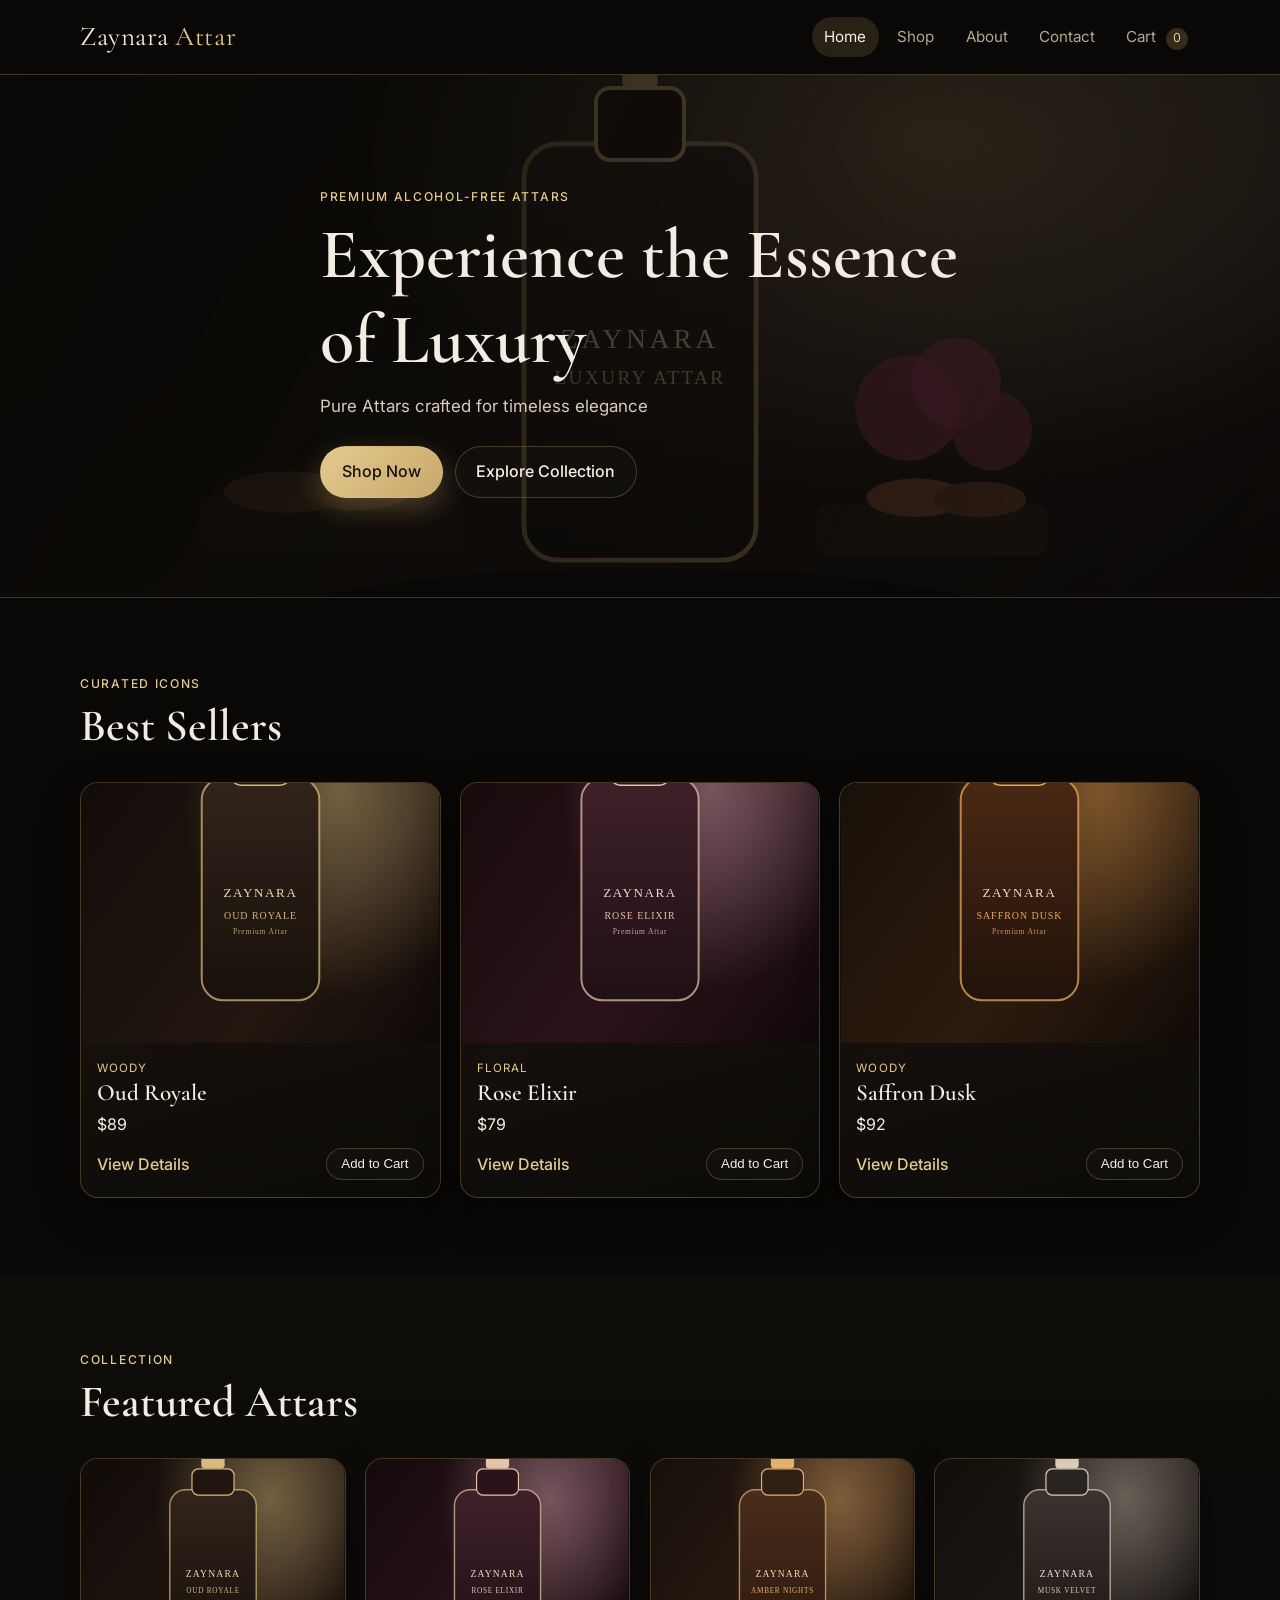
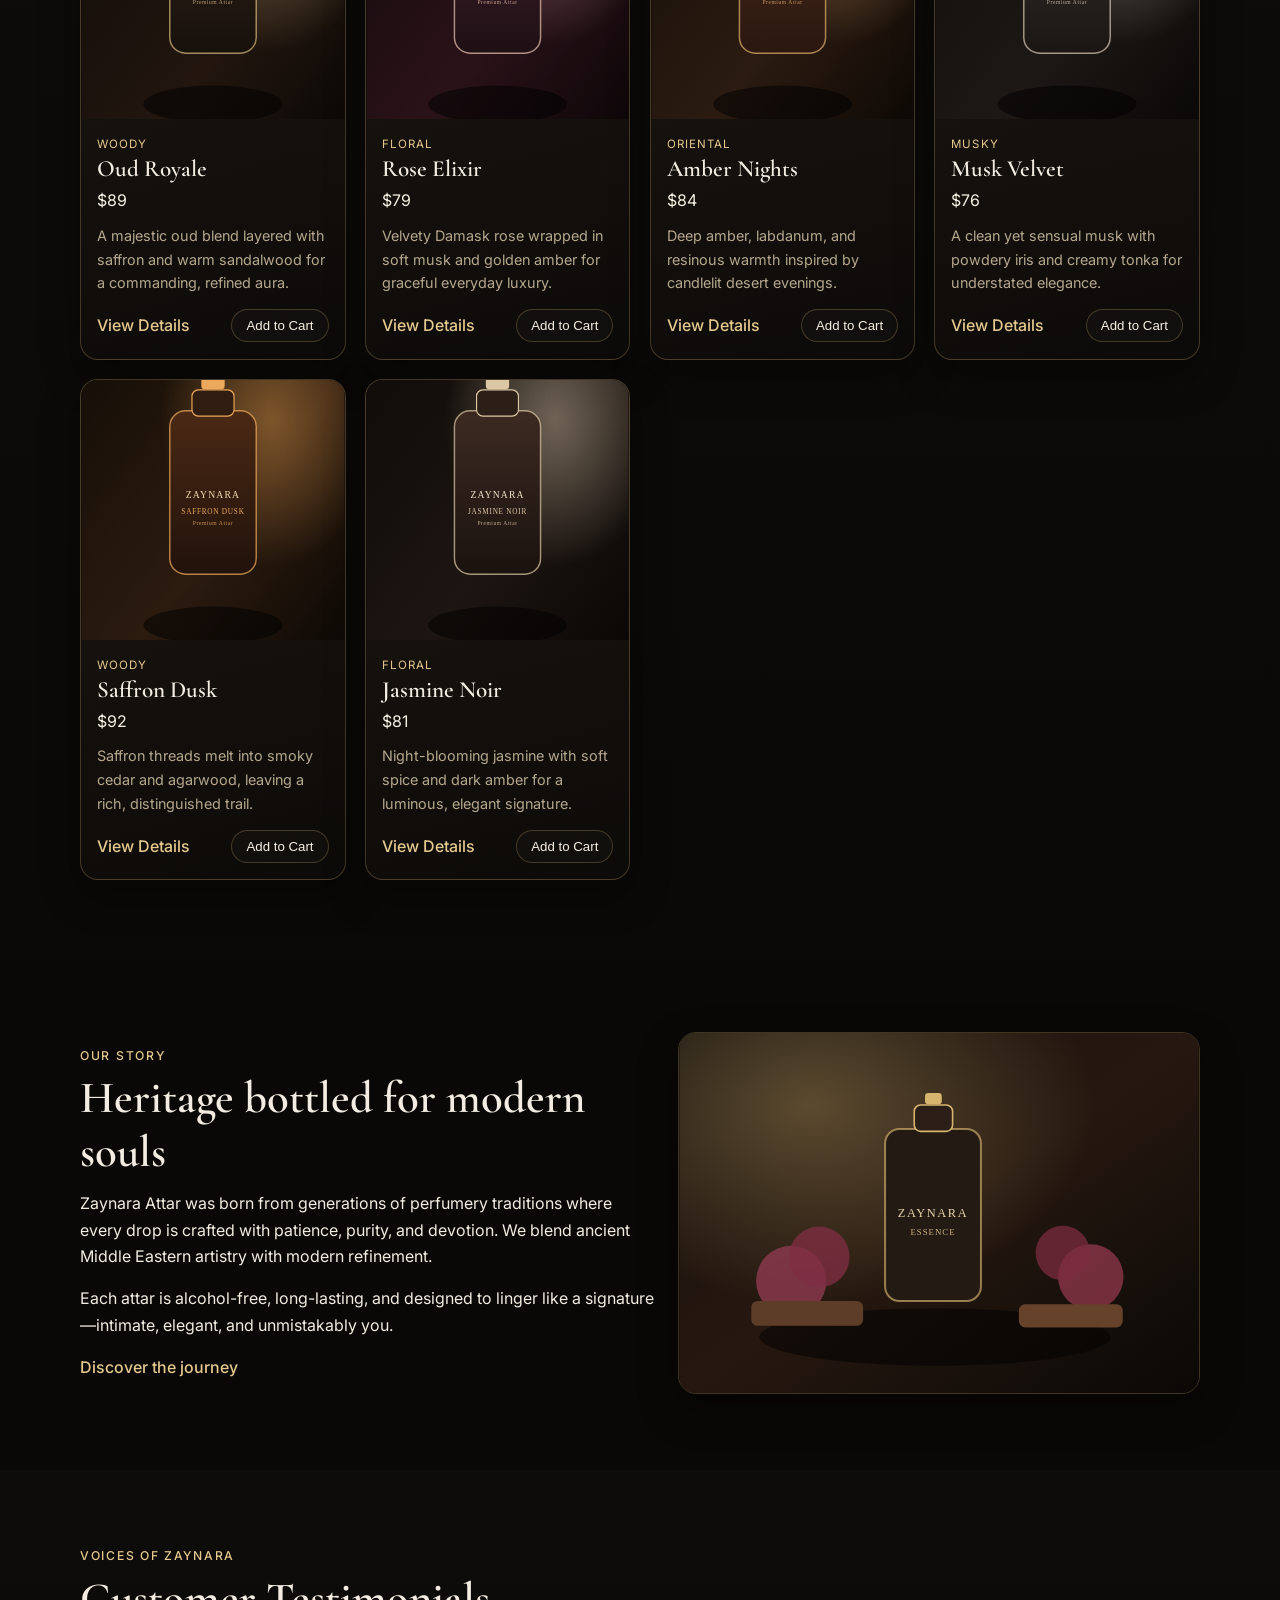
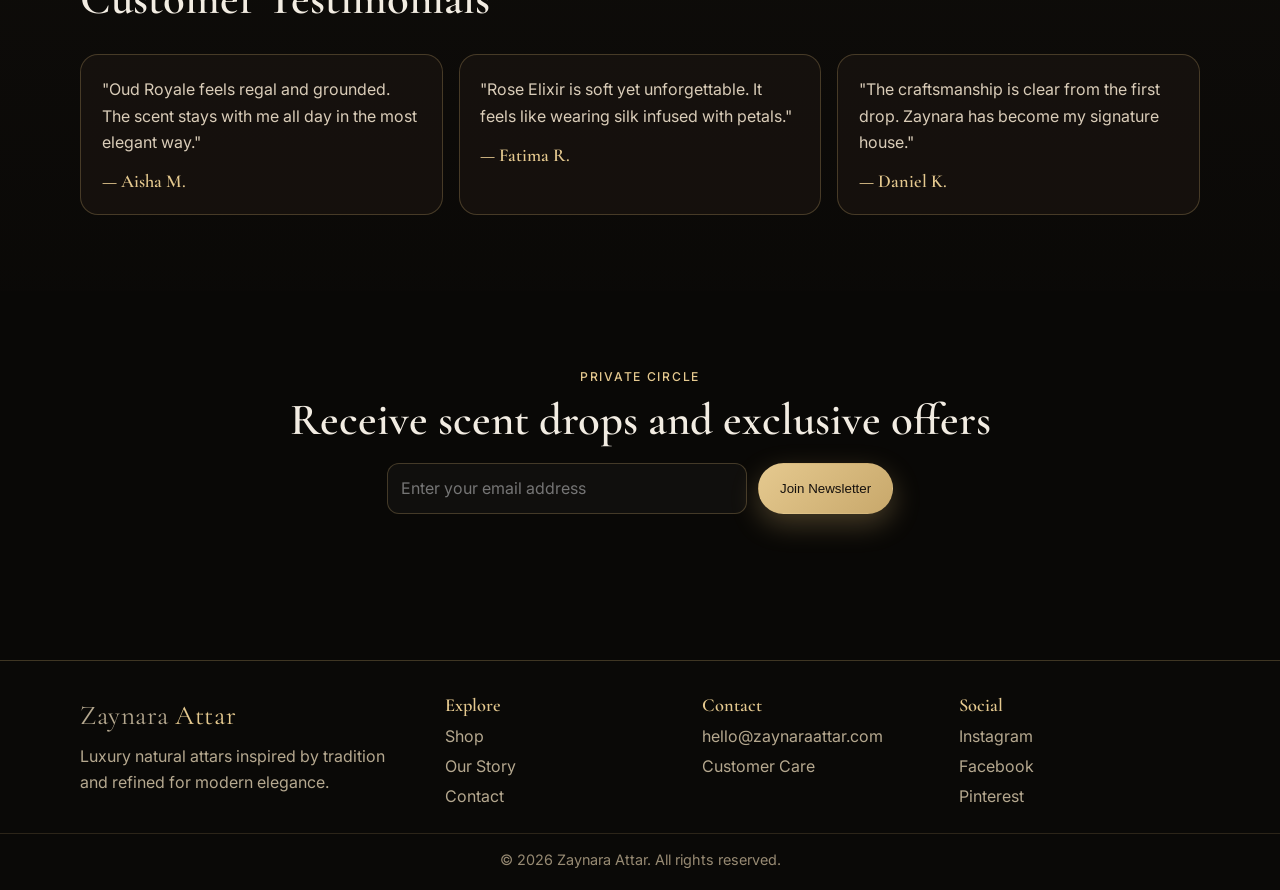
<file: index.html>
<!DOCTYPE html>
<html lang="en">
<head>
  <meta charset="UTF-8">
  <meta name="viewport" content="width=device-width, initial-scale=1.0">
  <title>Zaynara Attar | Luxury Perfume Oils</title>
  <link rel="preconnect" href="https://fonts.googleapis.com">
  <link rel="preconnect" href="https://fonts.gstatic.com" crossorigin>
  <link href="https://fonts.googleapis.com/css2?family=Cormorant+Garamond:wght@400;500;600;700&family=Inter:wght@300;400;500;600&display=swap" rel="stylesheet">
  <link rel="stylesheet" href="styles.css">
</head>
<body data-page="home">
  <header class="site-header">
    <div class="container nav-wrap">
      <a href="index.html" class="brand">Zaynara <span>Attar</span></a>
      <button class="nav-toggle" type="button" aria-label="Toggle navigation" aria-expanded="false" aria-controls="mainNav">☰</button>
      <nav class="main-nav" id="mainNav">
        <a href="index.html" data-page-link="home">Home</a>
        <a href="shop.html" data-page-link="shop">Shop</a>
        <a href="about.html" data-page-link="about">About</a>
        <a href="contact.html" data-page-link="contact">Contact</a>
        <a href="cart.html" data-page-link="cart">Cart <span class="cart-count">0</span></a>
      </nav>
    </div>
  </header>

  <main>
    <section class="hero reveal" id="top">
      <div class="container hero-content">
        <p class="eyebrow">Premium Alcohol-Free Attars</p>
        <h1>Experience the Essence of Luxury</h1>
        <p class="hero-subtext">Pure Attars crafted for timeless elegance</p>
        <div class="hero-actions">
          <a class="btn btn-primary" href="shop.html">Shop Now</a>
          <a class="btn btn-secondary" href="#featured">Explore Collection</a>
        </div>
      </div>
    </section>

    <section class="section reveal" id="best-sellers">
      <div class="container">
        <div class="section-head">
          <p class="eyebrow">Curated Icons</p>
          <h2 class="section-title">Best Sellers</h2>
        </div>
        <div id="bestSellersGrid" class="product-grid"></div>
      </div>
    </section>

    <section class="section alt reveal" id="featured">
      <div class="container">
        <div class="section-head">
          <p class="eyebrow">Collection</p>
          <h2 class="section-title">Featured Attars</h2>
        </div>
        <div id="featuredGrid" class="product-grid"></div>
      </div>
    </section>

    <section class="section reveal">
      <div class="container split-layout">
        <div>
          <p class="eyebrow">Our Story</p>
          <h2 class="section-title">Heritage bottled for modern souls</h2>
          <p>
            Zaynara Attar was born from generations of perfumery traditions where every drop is crafted with
            patience, purity, and devotion. We blend ancient Middle Eastern artistry with modern refinement.
          </p>
          <p>
            Each attar is alcohol-free, long-lasting, and designed to linger like a signature—intimate, elegant,
            and unmistakably you.
          </p>
          <a class="text-link" href="about.html">Discover the journey</a>
        </div>
        <div class="image-card">
          <img src="heritage-scene.svg" alt="Luxury attar ingredients in a moody composition">
        </div>
      </div>
    </section>

    <section class="section alt reveal">
      <div class="container">
        <div class="section-head">
          <p class="eyebrow">Voices of Zaynara</p>
          <h2 class="section-title">Customer Testimonials</h2>
        </div>
        <div class="testimonial-grid">
          <article class="testimonial-card">
            <p>"Oud Royale feels regal and grounded. The scent stays with me all day in the most elegant way."</p>
            <h3>— Aisha M.</h3>
          </article>
          <article class="testimonial-card">
            <p>"Rose Elixir is soft yet unforgettable. It feels like wearing silk infused with petals."</p>
            <h3>— Fatima R.</h3>
          </article>
          <article class="testimonial-card">
            <p>"The craftsmanship is clear from the first drop. Zaynara has become my signature house."</p>
            <h3>— Daniel K.</h3>
          </article>
        </div>
      </div>
    </section>

    <section class="section reveal">
      <div class="container newsletter-wrap">
        <p class="eyebrow">Private Circle</p>
        <h2 class="section-title">Receive scent drops and exclusive offers</h2>
        <form id="newsletterForm" class="newsletter-form">
          <input type="email" name="email" placeholder="Enter your email address" required>
          <button type="submit" class="btn btn-primary">Join Newsletter</button>
        </form>
        <p class="form-feedback" id="newsletterFeedback" aria-live="polite"></p>
      </div>
    </section>
  </main>

  <footer class="site-footer">
    <div class="container footer-grid">
      <div>
        <a href="index.html" class="brand footer-brand">Zaynara <span>Attar</span></a>
        <p class="footer-copy">Luxury natural attars inspired by tradition and refined for modern elegance.</p>
      </div>
      <div>
        <h3>Explore</h3>
        <a href="shop.html">Shop</a>
        <a href="about.html">Our Story</a>
        <a href="contact.html">Contact</a>
      </div>
      <div>
        <h3>Contact</h3>
        <a href="mailto:hello@zaynaraattar.com">hello@zaynaraattar.com</a>
        <a href="contact.html">Customer Care</a>
      </div>
      <div>
        <h3>Social</h3>
        <a href="#" aria-label="Instagram">Instagram</a>
        <a href="#" aria-label="Facebook">Facebook</a>
        <a href="#" aria-label="Pinterest">Pinterest</a>
      </div>
    </div>
    <p class="copyright">© <span id="year"></span> Zaynara Attar. All rights reserved.</p>
  </footer>

  <script src="products.js"></script>
  <script src="main.js"></script>
</body>
</html>
</file>
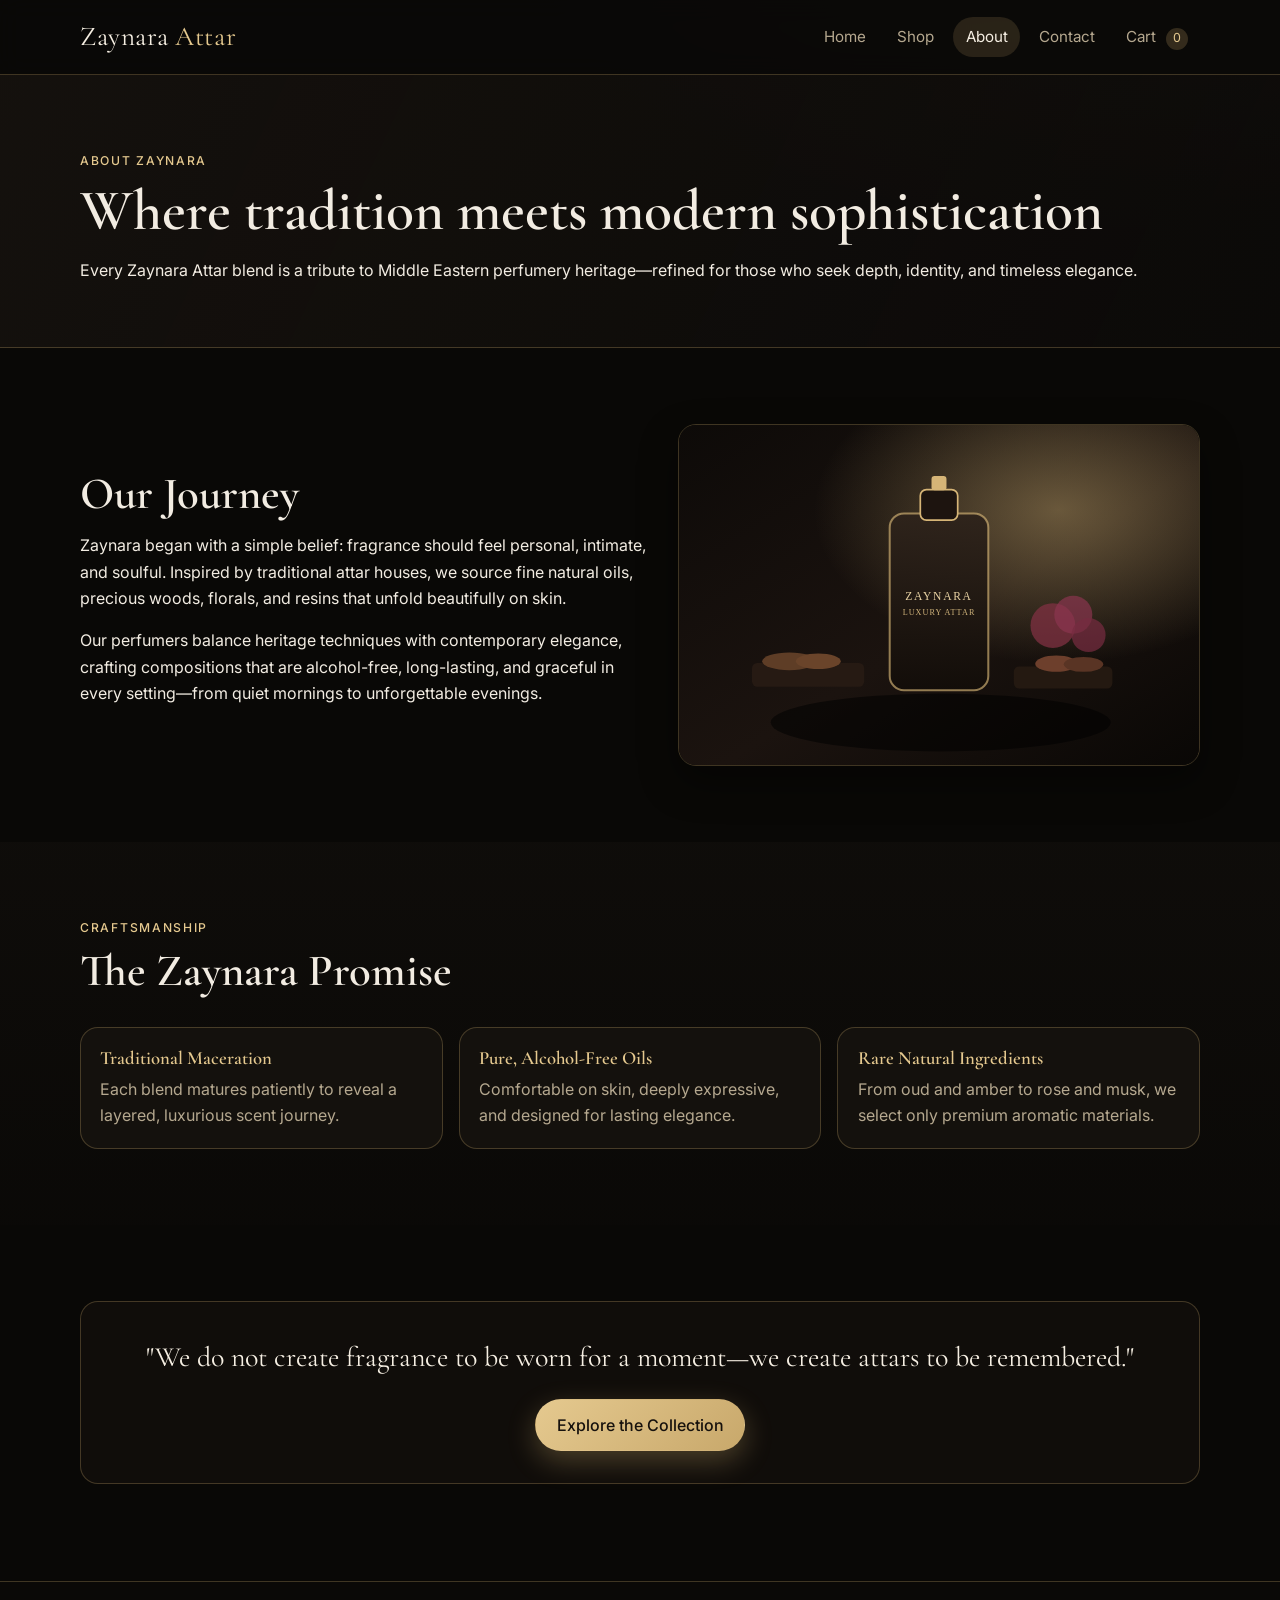
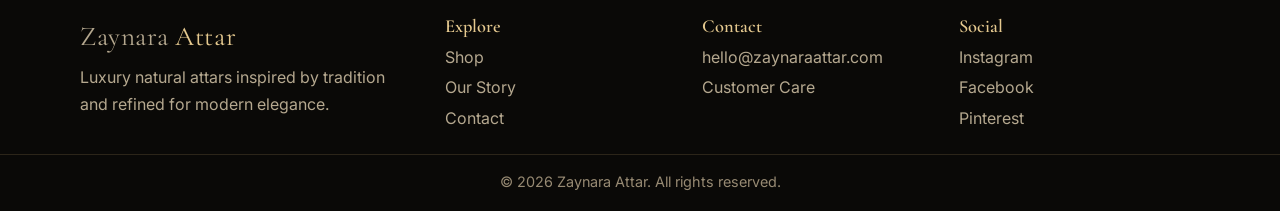
<file: about.html>
<!DOCTYPE html>
<html lang="en">
<head>
  <meta charset="UTF-8">
  <meta name="viewport" content="width=device-width, initial-scale=1.0">
  <title>About Us | Zaynara Attar</title>
  <link rel="preconnect" href="https://fonts.googleapis.com">
  <link rel="preconnect" href="https://fonts.gstatic.com" crossorigin>
  <link href="https://fonts.googleapis.com/css2?family=Cormorant+Garamond:wght@400;500;600;700&family=Inter:wght@300;400;500;600&display=swap" rel="stylesheet">
  <link rel="stylesheet" href="styles.css">
</head>
<body data-page="about">
  <header class="site-header">
    <div class="container nav-wrap">
      <a href="index.html" class="brand">Zaynara <span>Attar</span></a>
      <button class="nav-toggle" type="button" aria-label="Toggle navigation" aria-expanded="false" aria-controls="mainNav">☰</button>
      <nav class="main-nav" id="mainNav">
        <a href="index.html" data-page-link="home">Home</a>
        <a href="shop.html" data-page-link="shop">Shop</a>
        <a href="about.html" data-page-link="about">About</a>
        <a href="contact.html" data-page-link="contact">Contact</a>
        <a href="cart.html" data-page-link="cart">Cart <span class="cart-count">0</span></a>
      </nav>
    </div>
  </header>

  <main>
    <section class="page-hero reveal">
      <div class="container">
        <p class="eyebrow">About Zaynara</p>
        <h1>Where tradition meets modern sophistication</h1>
        <p>
          Every Zaynara Attar blend is a tribute to Middle Eastern perfumery heritage—refined for those who seek
          depth, identity, and timeless elegance.
        </p>
      </div>
    </section>

    <section class="section reveal">
      <div class="container split-layout">
        <div>
          <h2 class="section-title">Our Journey</h2>
          <p>
            Zaynara began with a simple belief: fragrance should feel personal, intimate, and soulful. Inspired by
            traditional attar houses, we source fine natural oils, precious woods, florals, and resins that unfold
            beautifully on skin.
          </p>
          <p>
            Our perfumers balance heritage techniques with contemporary elegance, crafting compositions that are
            alcohol-free, long-lasting, and graceful in every setting—from quiet mornings to unforgettable evenings.
          </p>
        </div>
        <div class="image-card">
          <img src="hero-scene.svg" alt="Luxury attar bottle and ingredients on dark background">
        </div>
      </div>
    </section>

    <section class="section alt reveal">
      <div class="container">
        <div class="section-head">
          <p class="eyebrow">Craftsmanship</p>
          <h2 class="section-title">The Zaynara Promise</h2>
        </div>
        <div class="value-grid">
          <article class="value-card">
            <h3>Traditional Maceration</h3>
            <p>Each blend matures patiently to reveal a layered, luxurious scent journey.</p>
          </article>
          <article class="value-card">
            <h3>Pure, Alcohol-Free Oils</h3>
            <p>Comfortable on skin, deeply expressive, and designed for lasting elegance.</p>
          </article>
          <article class="value-card">
            <h3>Rare Natural Ingredients</h3>
            <p>From oud and amber to rose and musk, we select only premium aromatic materials.</p>
          </article>
        </div>
      </div>
    </section>

    <section class="section reveal">
      <div class="container quote-block">
        <p>
          "We do not create fragrance to be worn for a moment—we create attars to be remembered."
        </p>
        <a href="shop.html" class="btn btn-primary">Explore the Collection</a>
      </div>
    </section>
  </main>

  <footer class="site-footer">
    <div class="container footer-grid">
      <div>
        <a href="index.html" class="brand footer-brand">Zaynara <span>Attar</span></a>
        <p class="footer-copy">Luxury natural attars inspired by tradition and refined for modern elegance.</p>
      </div>
      <div>
        <h3>Explore</h3>
        <a href="shop.html">Shop</a>
        <a href="about.html">Our Story</a>
        <a href="contact.html">Contact</a>
      </div>
      <div>
        <h3>Contact</h3>
        <a href="mailto:hello@zaynaraattar.com">hello@zaynaraattar.com</a>
        <a href="contact.html">Customer Care</a>
      </div>
      <div>
        <h3>Social</h3>
        <a href="#" aria-label="Instagram">Instagram</a>
        <a href="#" aria-label="Facebook">Facebook</a>
        <a href="#" aria-label="Pinterest">Pinterest</a>
      </div>
    </div>
    <p class="copyright">© <span id="year"></span> Zaynara Attar. All rights reserved.</p>
  </footer>

  <script src="products.js"></script>
  <script src="main.js"></script>
</body>
</html>
</file>
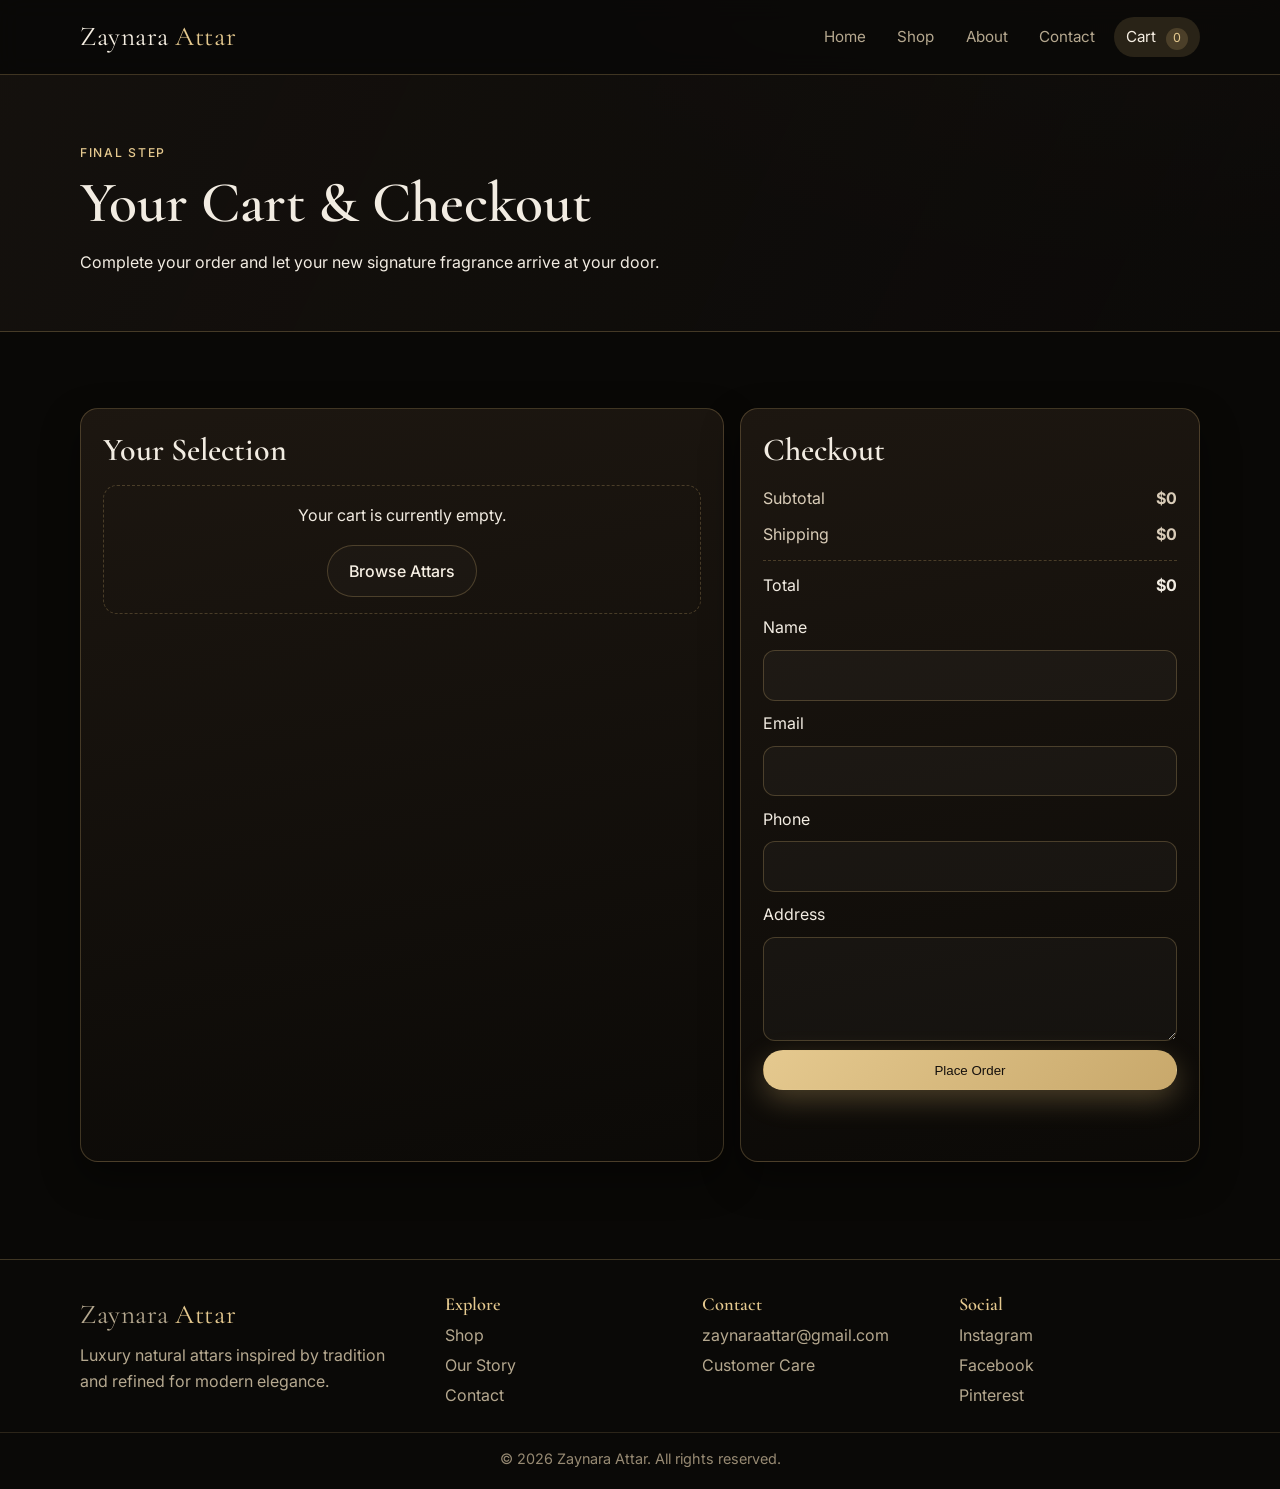
<file: cart.html>
<!DOCTYPE html>
<html lang="en">
<head>
  <meta charset="UTF-8">
  <meta name="viewport" content="width=device-width, initial-scale=1.0">
  <title>Cart & Checkout | Zaynara Attar</title>
  <link rel="preconnect" href="https://fonts.googleapis.com">
  <link rel="preconnect" href="https://fonts.gstatic.com" crossorigin>
  <link href="https://fonts.googleapis.com/css2?family=Cormorant+Garamond:wght@400;500;600;700&family=Inter:wght@300;400;500;600&display=swap" rel="stylesheet">
  <link rel="stylesheet" href="styles.css">
</head>
<body data-page="cart">
  <header class="site-header">
    <div class="container nav-wrap">
      <a href="index.html" class="brand">Zaynara <span>Attar</span></a>
      <button class="nav-toggle" type="button" aria-label="Toggle navigation" aria-expanded="false" aria-controls="mainNav">☰</button>
      <nav class="main-nav" id="mainNav">
        <a href="index.html" data-page-link="home">Home</a>
        <a href="shop.html" data-page-link="shop">Shop</a>
        <a href="about.html" data-page-link="about">About</a>
        <a href="contact.html" data-page-link="contact">Contact</a>
        <a href="cart.html" data-page-link="cart">Cart <span class="cart-count">0</span></a>
      </nav>
    </div>
  </header>

  <main>
    <section class="page-hero compact reveal">
      <div class="container">
        <p class="eyebrow">Final Step</p>
        <h1>Your Cart & Checkout</h1>
        <p>Complete your order and let your new signature fragrance arrive at your door.</p>
      </div>
    </section>

    <section class="section reveal">
      <div class="container cart-layout">
        <div class="panel">
          <h2 class="panel-title">Your Selection</h2>
          <div id="cartEmptyState" class="empty-state" hidden>
            <p>Your cart is currently empty.</p>
            <a href="shop.html" class="btn btn-secondary">Browse Attars</a>
          </div>
          <div id="cartItems" class="cart-items"></div>
        </div>

        <aside class="panel checkout-panel">
          <h2 class="panel-title">Checkout</h2>
          <div class="summary">
            <div class="summary-line"><span>Subtotal</span><strong id="subtotalAmount">$0</strong></div>
            <div class="summary-line"><span>Shipping</span><strong id="shippingAmount">$0</strong></div>
            <div class="summary-line total"><span>Total</span><strong id="totalAmount">$0</strong></div>
          </div>

          <form id="checkoutForm" class="checkout-form">
            <label for="checkoutName">Name</label>
            <input id="checkoutName" name="checkoutName" type="text" required>

            <label for="checkoutEmail">Email</label>
            <input id="checkoutEmail" name="checkoutEmail" type="email" required>

            <label for="checkoutPhone">Phone</label>
            <input id="checkoutPhone" name="checkoutPhone" type="tel" required>

            <label for="checkoutAddress">Address</label>
            <textarea id="checkoutAddress" name="checkoutAddress" rows="3" required></textarea>

            <button type="submit" class="btn btn-primary">Place Order</button>
          </form>
          <p class="form-feedback" id="checkoutFeedback" aria-live="polite"></p>
        </aside>
      </div>
    </section>
  </main>

  <footer class="site-footer">
    <div class="container footer-grid">
      <div>
        <a href="index.html" class="brand footer-brand">Zaynara <span>Attar</span></a>
        <p class="footer-copy">Luxury natural attars inspired by tradition and refined for modern elegance.</p>
      </div>
      <div>
        <h3>Explore</h3>
        <a href="shop.html">Shop</a>
        <a href="about.html">Our Story</a>
        <a href="contact.html">Contact</a>
      </div>
      <div>
        <h3>Contact</h3>
        <a href="mailto:zaynaraattar@gmail.com">zaynaraattar@gmail.com</a>
        <a href="contact.html">Customer Care</a>
      </div>
      <div>
        <h3>Social</h3>
        <a href="#" aria-label="Instagram">Instagram</a>
        <a href="#" aria-label="Facebook">Facebook</a>
        <a href="#" aria-label="Pinterest">Pinterest</a>
      </div>
    </div>
    <p class="copyright">© <span id="year"></span> Zaynara Attar. All rights reserved.</p>
  </footer>

  <script src="products.js"></script>
  <script src="main.js"></script>
  <script src="cart.js"></script>
</body>
</html>
</file>
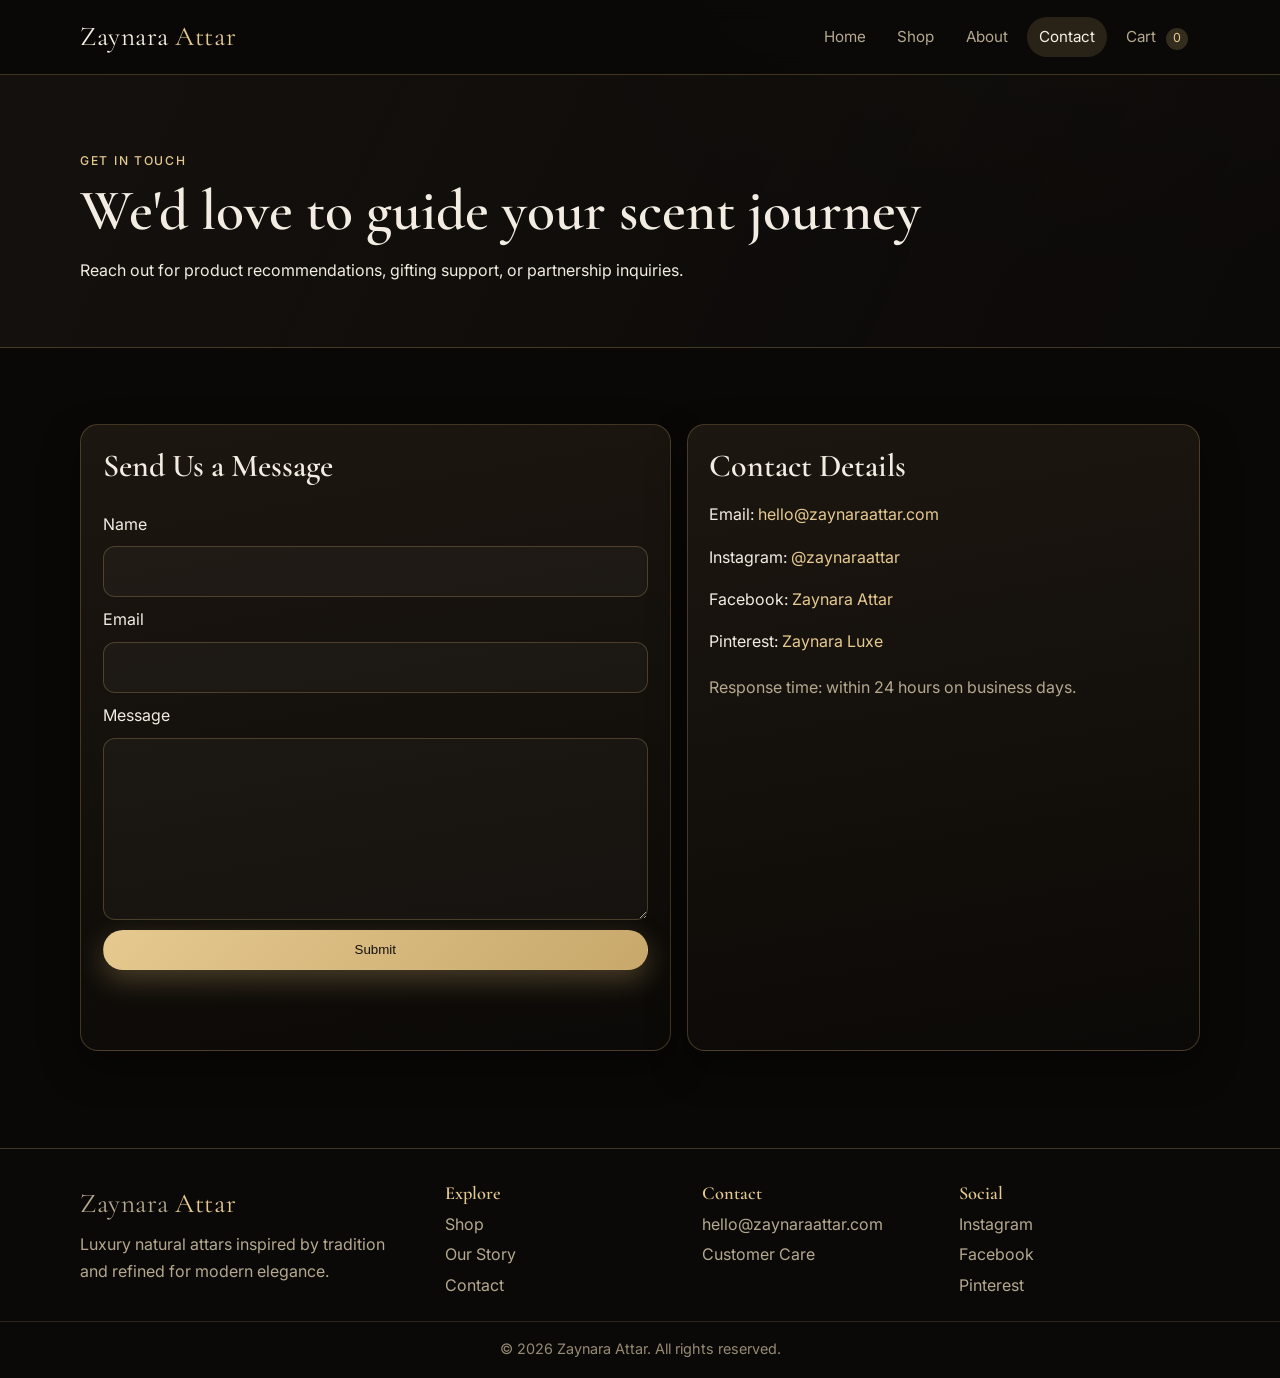
<file: contact.html>
<!DOCTYPE html>
<html lang="en">
<head>
  <meta charset="UTF-8">
  <meta name="viewport" content="width=device-width, initial-scale=1.0">
  <title>Contact | Zaynara Attar</title>
  <link rel="preconnect" href="https://fonts.googleapis.com">
  <link rel="preconnect" href="https://fonts.gstatic.com" crossorigin>
  <link href="https://fonts.googleapis.com/css2?family=Cormorant+Garamond:wght@400;500;600;700&family=Inter:wght@300;400;500;600&display=swap" rel="stylesheet">
  <link rel="stylesheet" href="styles.css">
</head>
<body data-page="contact">
  <header class="site-header">
    <div class="container nav-wrap">
      <a href="index.html" class="brand">Zaynara <span>Attar</span></a>
      <button class="nav-toggle" type="button" aria-label="Toggle navigation" aria-expanded="false" aria-controls="mainNav">☰</button>
      <nav class="main-nav" id="mainNav">
        <a href="index.html" data-page-link="home">Home</a>
        <a href="shop.html" data-page-link="shop">Shop</a>
        <a href="about.html" data-page-link="about">About</a>
        <a href="contact.html" data-page-link="contact">Contact</a>
        <a href="cart.html" data-page-link="cart">Cart <span class="cart-count">0</span></a>
      </nav>
    </div>
  </header>

  <main>
    <section class="page-hero reveal">
      <div class="container">
        <p class="eyebrow">Get in Touch</p>
        <h1>We'd love to guide your scent journey</h1>
        <p>Reach out for product recommendations, gifting support, or partnership inquiries.</p>
      </div>
    </section>

    <section class="section reveal">
      <div class="container contact-layout">
        <form id="contactForm" class="panel contact-form">
          <h2 class="panel-title">Send Us a Message</h2>
          <label for="name">Name</label>
          <input id="name" name="name" type="text" required>

          <label for="email">Email</label>
          <input id="email" name="email" type="email" required>

          <label for="message">Message</label>
          <textarea id="message" name="message" rows="6" required></textarea>

          <button type="submit" class="btn btn-primary">Submit</button>
          <p class="form-feedback" id="contactFeedback" aria-live="polite"></p>
        </form>

        <aside class="panel contact-info">
          <h2 class="panel-title">Contact Details</h2>
          <p>Email: <a href="mailto:hello@zaynaraattar.com">hello@zaynaraattar.com</a></p>
          <p>Instagram: <a href="#">@zaynaraattar</a></p>
          <p>Facebook: <a href="#">Zaynara Attar</a></p>
          <p>Pinterest: <a href="#">Zaynara Luxe</a></p>
          <p class="contact-note">Response time: within 24 hours on business days.</p>
        </aside>
      </div>
    </section>
  </main>

  <footer class="site-footer">
    <div class="container footer-grid">
      <div>
        <a href="index.html" class="brand footer-brand">Zaynara <span>Attar</span></a>
        <p class="footer-copy">Luxury natural attars inspired by tradition and refined for modern elegance.</p>
      </div>
      <div>
        <h3>Explore</h3>
        <a href="shop.html">Shop</a>
        <a href="about.html">Our Story</a>
        <a href="contact.html">Contact</a>
      </div>
      <div>
        <h3>Contact</h3>
        <a href="mailto:hello@zaynaraattar.com">hello@zaynaraattar.com</a>
        <a href="contact.html">Customer Care</a>
      </div>
      <div>
        <h3>Social</h3>
        <a href="#" aria-label="Instagram">Instagram</a>
        <a href="#" aria-label="Facebook">Facebook</a>
        <a href="#" aria-label="Pinterest">Pinterest</a>
      </div>
    </div>
    <p class="copyright">© <span id="year"></span> Zaynara Attar. All rights reserved.</p>
  </footer>

  <script src="products.js"></script>
  <script src="main.js"></script>
</body>
</html>
</file>
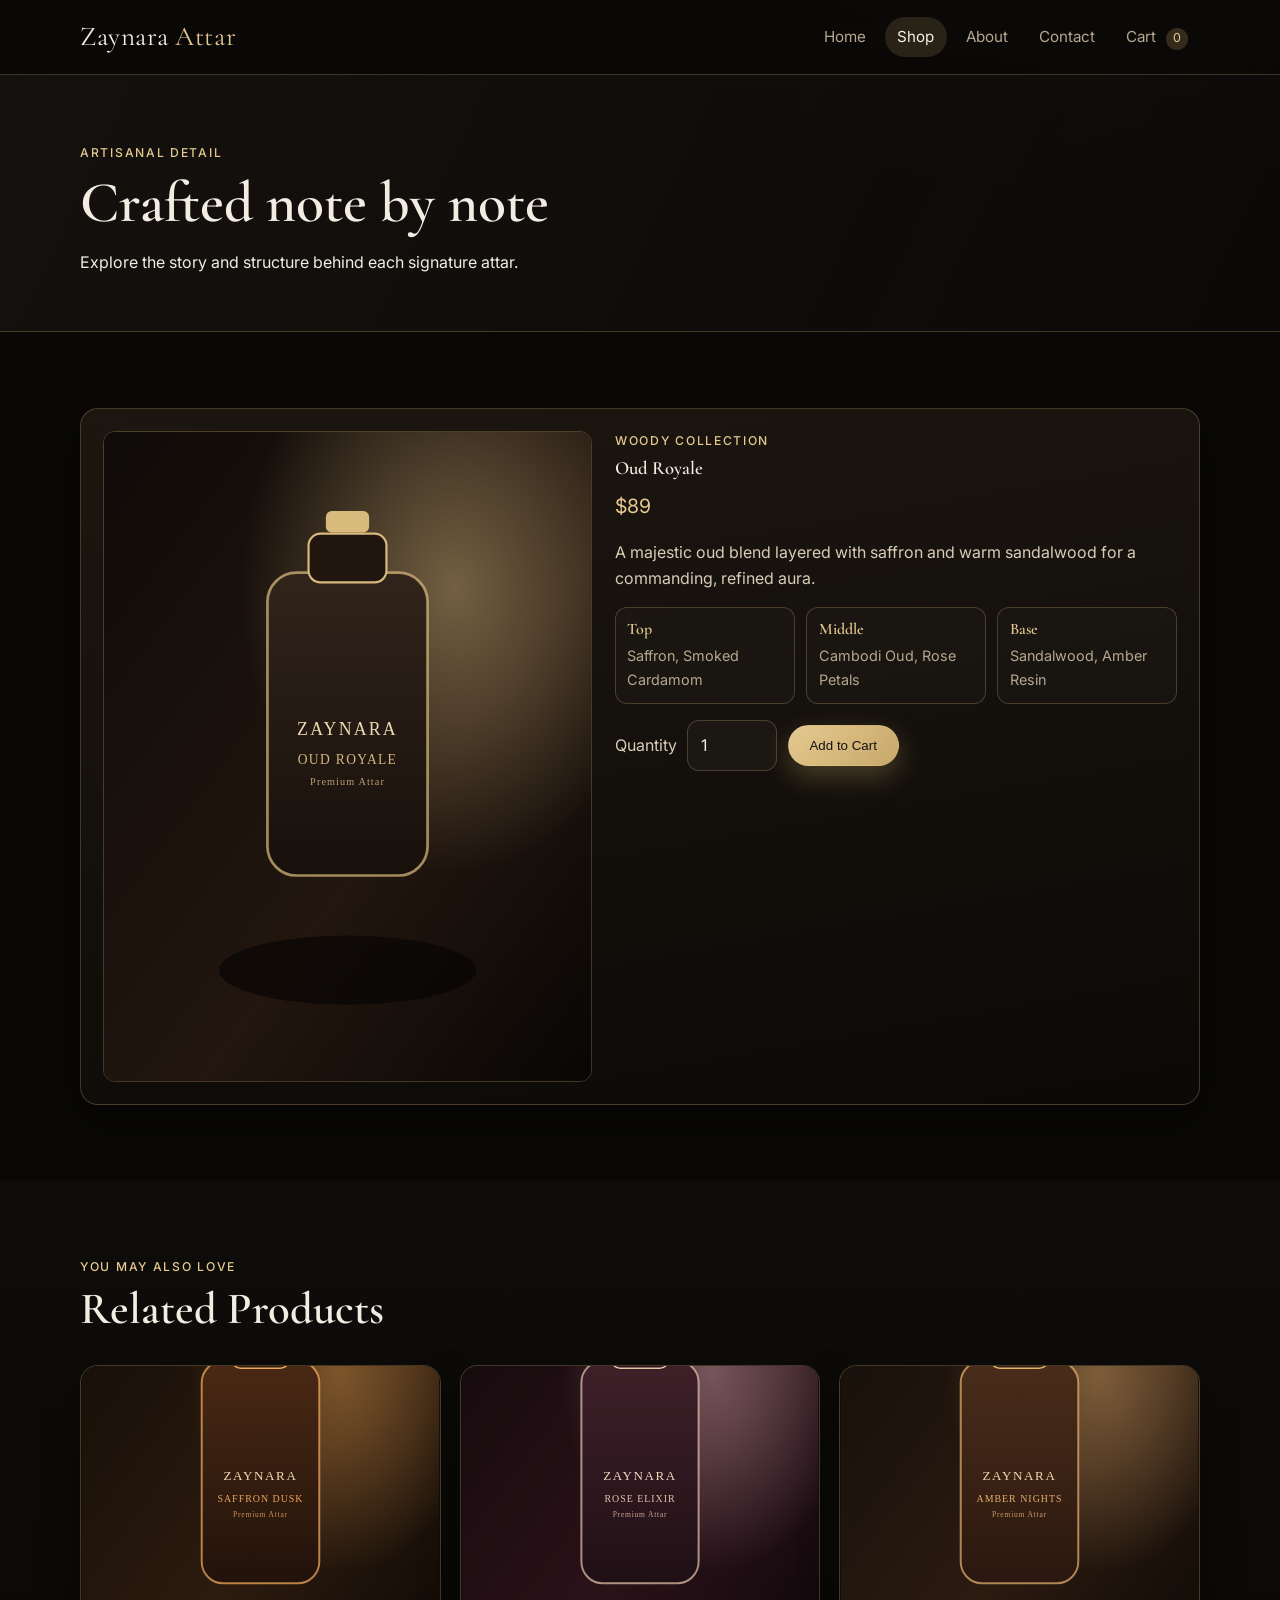
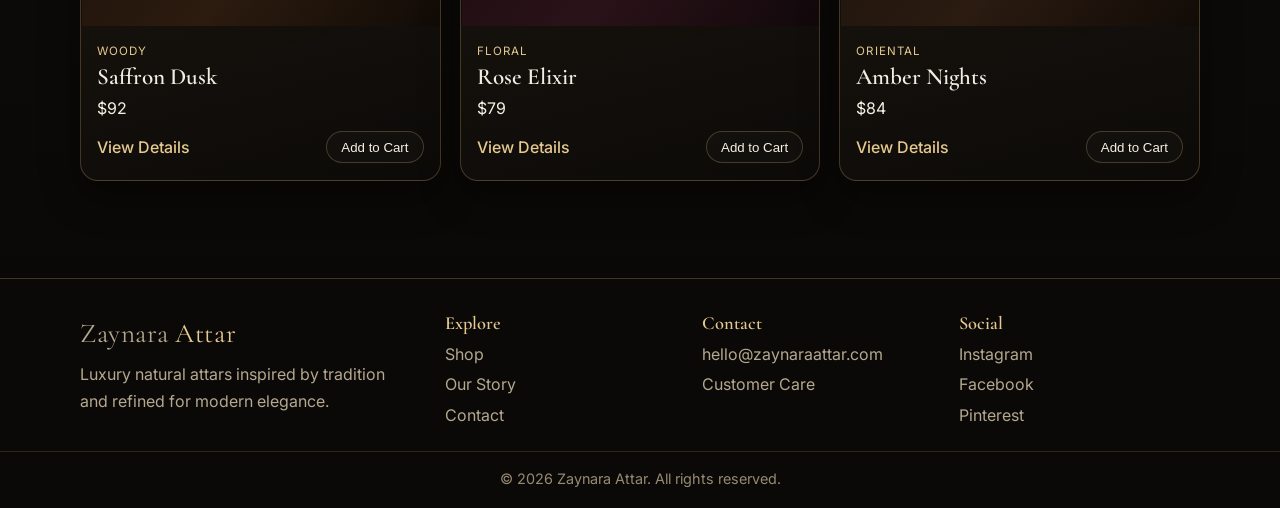
<file: product.html>
<!DOCTYPE html>
<html lang="en">
<head>
  <meta charset="UTF-8">
  <meta name="viewport" content="width=device-width, initial-scale=1.0">
  <title>Product Details | Zaynara Attar</title>
  <link rel="preconnect" href="https://fonts.googleapis.com">
  <link rel="preconnect" href="https://fonts.gstatic.com" crossorigin>
  <link href="https://fonts.googleapis.com/css2?family=Cormorant+Garamond:wght@400;500;600;700&family=Inter:wght@300;400;500;600&display=swap" rel="stylesheet">
  <link rel="stylesheet" href="styles.css">
</head>
<body data-page="shop">
  <header class="site-header">
    <div class="container nav-wrap">
      <a href="index.html" class="brand">Zaynara <span>Attar</span></a>
      <button class="nav-toggle" type="button" aria-label="Toggle navigation" aria-expanded="false" aria-controls="mainNav">☰</button>
      <nav class="main-nav" id="mainNav">
        <a href="index.html" data-page-link="home">Home</a>
        <a href="shop.html" data-page-link="shop">Shop</a>
        <a href="about.html" data-page-link="about">About</a>
        <a href="contact.html" data-page-link="contact">Contact</a>
        <a href="cart.html" data-page-link="cart">Cart <span class="cart-count">0</span></a>
      </nav>
    </div>
  </header>

  <main>
    <section class="page-hero compact reveal">
      <div class="container">
        <p class="eyebrow">Artisanal Detail</p>
        <h1>Crafted note by note</h1>
        <p>Explore the story and structure behind each signature attar.</p>
      </div>
    </section>

    <section class="section reveal">
      <div class="container" id="productDetail"></div>
    </section>

    <section class="section alt reveal">
      <div class="container">
        <div class="section-head">
          <p class="eyebrow">You May Also Love</p>
          <h2 class="section-title">Related Products</h2>
        </div>
        <div id="relatedGrid" class="product-grid"></div>
      </div>
    </section>
  </main>

  <footer class="site-footer">
    <div class="container footer-grid">
      <div>
        <a href="index.html" class="brand footer-brand">Zaynara <span>Attar</span></a>
        <p class="footer-copy">Luxury natural attars inspired by tradition and refined for modern elegance.</p>
      </div>
      <div>
        <h3>Explore</h3>
        <a href="shop.html">Shop</a>
        <a href="about.html">Our Story</a>
        <a href="contact.html">Contact</a>
      </div>
      <div>
        <h3>Contact</h3>
        <a href="mailto:hello@zaynaraattar.com">hello@zaynaraattar.com</a>
        <a href="contact.html">Customer Care</a>
      </div>
      <div>
        <h3>Social</h3>
        <a href="#" aria-label="Instagram">Instagram</a>
        <a href="#" aria-label="Facebook">Facebook</a>
        <a href="#" aria-label="Pinterest">Pinterest</a>
      </div>
    </div>
    <p class="copyright">© <span id="year"></span> Zaynara Attar. All rights reserved.</p>
  </footer>

  <script src="products.js"></script>
  <script src="main.js"></script>
  <script src="product.js"></script>
</body>
</html>
</file>
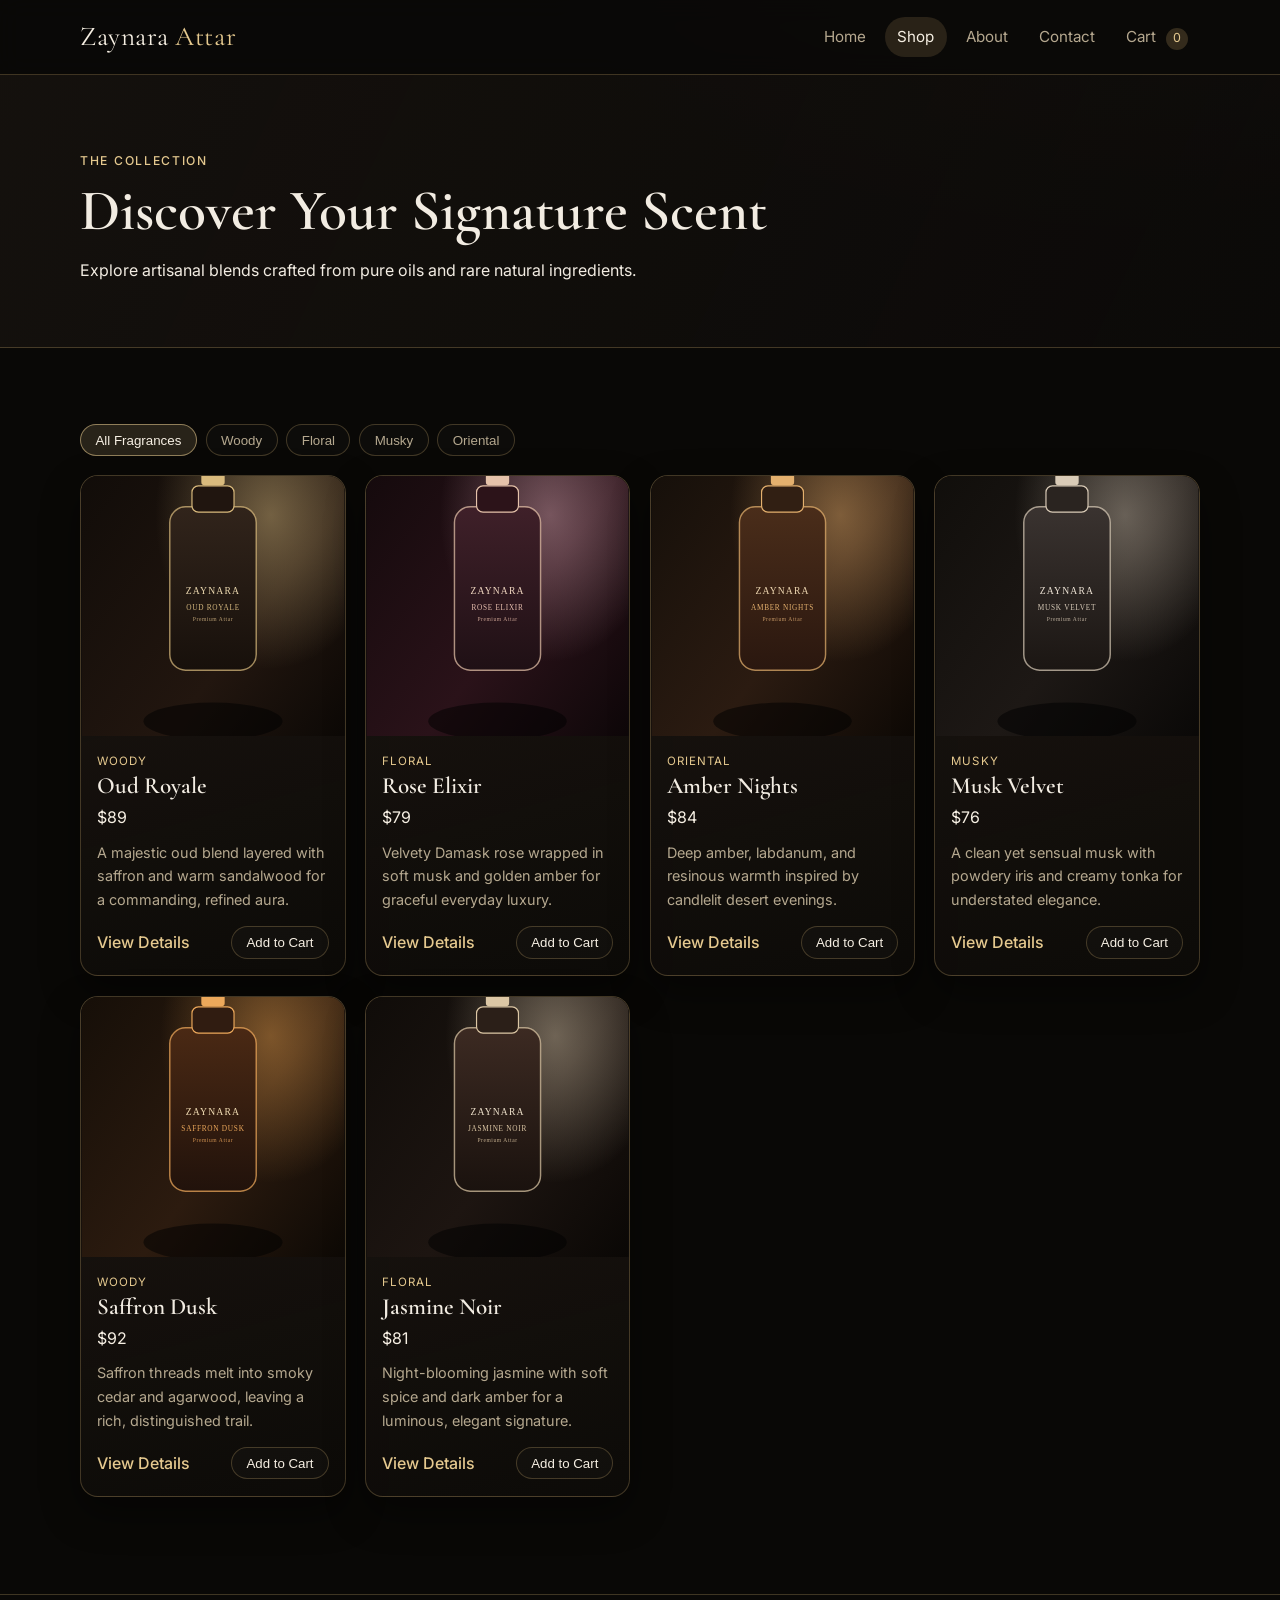
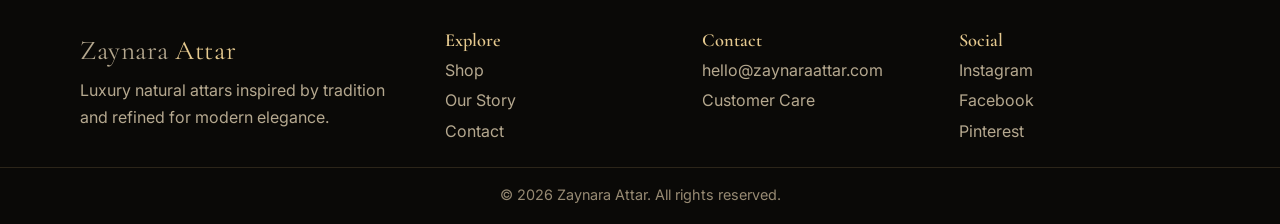
<file: shop.html>
<!DOCTYPE html>
<html lang="en">
<head>
  <meta charset="UTF-8">
  <meta name="viewport" content="width=device-width, initial-scale=1.0">
  <title>Shop | Zaynara Attar</title>
  <link rel="preconnect" href="https://fonts.googleapis.com">
  <link rel="preconnect" href="https://fonts.gstatic.com" crossorigin>
  <link href="https://fonts.googleapis.com/css2?family=Cormorant+Garamond:wght@400;500;600;700&family=Inter:wght@300;400;500;600&display=swap" rel="stylesheet">
  <link rel="stylesheet" href="styles.css">
</head>
<body data-page="shop">
  <header class="site-header">
    <div class="container nav-wrap">
      <a href="index.html" class="brand">Zaynara <span>Attar</span></a>
      <button class="nav-toggle" type="button" aria-label="Toggle navigation" aria-expanded="false" aria-controls="mainNav">☰</button>
      <nav class="main-nav" id="mainNav">
        <a href="index.html" data-page-link="home">Home</a>
        <a href="shop.html" data-page-link="shop">Shop</a>
        <a href="about.html" data-page-link="about">About</a>
        <a href="contact.html" data-page-link="contact">Contact</a>
        <a href="cart.html" data-page-link="cart">Cart <span class="cart-count">0</span></a>
      </nav>
    </div>
  </header>

  <main>
    <section class="page-hero reveal">
      <div class="container">
        <p class="eyebrow">The Collection</p>
        <h1>Discover Your Signature Scent</h1>
        <p>Explore artisanal blends crafted from pure oils and rare natural ingredients.</p>
      </div>
    </section>

    <section class="section reveal">
      <div class="container">
        <div class="filter-bar" id="shopFilters">
          <button class="filter-chip active" data-filter="all" type="button">All Fragrances</button>
          <button class="filter-chip" data-filter="woody" type="button">Woody</button>
          <button class="filter-chip" data-filter="floral" type="button">Floral</button>
          <button class="filter-chip" data-filter="musky" type="button">Musky</button>
          <button class="filter-chip" data-filter="oriental" type="button">Oriental</button>
        </div>
        <div id="shopGrid" class="product-grid"></div>
      </div>
    </section>
  </main>

  <footer class="site-footer">
    <div class="container footer-grid">
      <div>
        <a href="index.html" class="brand footer-brand">Zaynara <span>Attar</span></a>
        <p class="footer-copy">Luxury natural attars inspired by tradition and refined for modern elegance.</p>
      </div>
      <div>
        <h3>Explore</h3>
        <a href="shop.html">Shop</a>
        <a href="about.html">Our Story</a>
        <a href="contact.html">Contact</a>
      </div>
      <div>
        <h3>Contact</h3>
        <a href="mailto:hello@zaynaraattar.com">hello@zaynaraattar.com</a>
        <a href="contact.html">Customer Care</a>
      </div>
      <div>
        <h3>Social</h3>
        <a href="#" aria-label="Instagram">Instagram</a>
        <a href="#" aria-label="Facebook">Facebook</a>
        <a href="#" aria-label="Pinterest">Pinterest</a>
      </div>
    </div>
    <p class="copyright">© <span id="year"></span> Zaynara Attar. All rights reserved.</p>
  </footer>

  <script src="products.js"></script>
  <script src="main.js"></script>
  <script src="shop.js"></script>
</body>
</html>
</file>
<file: styles.css>
:root {
  --black: #090806;
  --black-soft: #11100e;
  --gold: #c8a86b;
  --gold-light: #e5c98f;
  --cream: #f6efe3;
  --cream-soft: #d9ccb8;
  --brown: #2c1f17;
  --brown-soft: #3a2a20;
  --text: #f2ece2;
  --muted: #b5a88f;
  --stroke: rgba(200, 168, 107, 0.28);
  --radius: 18px;
  --shadow: 0 16px 38px rgba(0, 0, 0, 0.42);
}

*,
*::before,
*::after {
  box-sizing: border-box;
}

html {
  scroll-behavior: smooth;
}

body {
  margin: 0;
  min-height: 100vh;
  font-family: "Inter", "Segoe UI", sans-serif;
  color: var(--text);
  background:
    radial-gradient(1200px 700px at 90% -10%, rgba(200, 168, 107, 0.08), transparent 60%),
    radial-gradient(800px 500px at -15% 120%, rgba(130, 85, 55, 0.1), transparent 70%),
    var(--black);
  line-height: 1.65;
}

img {
  max-width: 100%;
  display: block;
}

a {
  text-decoration: none;
  color: inherit;
}

h1,
h2,
h3,
h4 {
  margin: 0 0 0.65rem;
  line-height: 1.2;
  font-family: "Cormorant Garamond", "Times New Roman", serif;
  font-weight: 600;
}

p {
  margin: 0 0 1rem;
}

.container {
  width: min(1120px, calc(100% - 2rem));
  margin-inline: auto;
}

.section {
  padding: 4.75rem 0;
}

.section.alt {
  background: linear-gradient(180deg, rgba(19, 16, 13, 0.55), rgba(12, 10, 8, 0.38));
}

.section-head {
  margin-bottom: 1.75rem;
}

.eyebrow {
  margin-bottom: 0.4rem;
  color: var(--gold-light);
  letter-spacing: 0.14em;
  text-transform: uppercase;
  font-size: 0.76rem;
  font-weight: 500;
}

.section-title {
  font-size: clamp(1.95rem, 4vw, 2.8rem);
}

.site-header {
  position: sticky;
  top: 0;
  z-index: 40;
  border-bottom: 1px solid var(--stroke);
  background: rgba(10, 9, 8, 0.83);
  backdrop-filter: blur(12px);
}

.nav-wrap {
  min-height: 74px;
  display: flex;
  align-items: center;
  justify-content: space-between;
  gap: 1.15rem;
}

.brand {
  font-family: "Cormorant Garamond", "Times New Roman", serif;
  font-size: 1.7rem;
  color: var(--cream);
  letter-spacing: 0.02em;
}

.brand span {
  color: var(--gold-light);
}

.main-nav {
  display: flex;
  align-items: center;
  gap: 0.4rem;
}

.main-nav a {
  color: var(--muted);
  font-size: 0.95rem;
  border-radius: 999px;
  padding: 0.48rem 0.78rem;
  transition: color 0.25s ease, background 0.25s ease;
}

.main-nav a:hover,
.main-nav a.active {
  color: var(--cream);
  background: rgba(200, 168, 107, 0.16);
}

.cart-count {
  display: inline-flex;
  align-items: center;
  justify-content: center;
  min-width: 1.35rem;
  height: 1.35rem;
  margin-left: 0.35rem;
  border-radius: 999px;
  font-size: 0.78rem;
  background: rgba(200, 168, 107, 0.22);
  color: var(--gold-light);
}

.nav-toggle {
  display: none;
  align-items: center;
  justify-content: center;
  width: 2.2rem;
  height: 2.2rem;
  border-radius: 10px;
  border: 1px solid var(--stroke);
  background: rgba(255, 255, 255, 0.02);
  color: var(--cream);
  font-size: 1.1rem;
  cursor: pointer;
}

.hero {
  position: relative;
  isolation: isolate;
  padding: 7rem 0 6.2rem;
  border-bottom: 1px solid var(--stroke);
  background:
    linear-gradient(115deg, rgba(9, 8, 6, 0.91), rgba(10, 9, 8, 0.55)),
    url("../hero-scene.svg") center / cover no-repeat;
}

.hero-content {
  max-width: 640px;
}

.hero h1 {
  font-size: clamp(2.7rem, 8vw, 4.4rem);
  margin-bottom: 0.65rem;
}

.hero-subtext {
  color: var(--cream-soft);
  font-size: 1.06rem;
  margin-bottom: 1.55rem;
}

.hero-actions {
  display: flex;
  flex-wrap: wrap;
  gap: 0.75rem;
}

.btn {
  display: inline-flex;
  align-items: center;
  justify-content: center;
  border-radius: 999px;
  padding: 0.74rem 1.3rem;
  border: 1px solid transparent;
  font-weight: 500;
  cursor: pointer;
  transition: transform 0.25s ease, box-shadow 0.25s ease, background 0.25s ease, color 0.25s ease, border 0.25s ease;
}

.btn:hover {
  transform: translateY(-2px);
}

.btn-primary {
  color: #16110d;
  background: linear-gradient(135deg, var(--gold-light), var(--gold));
  box-shadow: 0 10px 28px rgba(200, 168, 107, 0.32);
}

.btn-primary:hover {
  box-shadow: 0 14px 32px rgba(200, 168, 107, 0.4);
}

.btn-secondary {
  color: var(--cream);
  background: rgba(255, 255, 255, 0.02);
  border-color: var(--stroke);
}

.btn-small {
  padding: 0.48rem 0.88rem;
  font-size: 0.83rem;
}

.text-link {
  color: var(--gold-light);
  font-weight: 500;
  transition: color 0.2s ease;
}

.text-link:hover {
  color: #f4deaf;
}

.product-grid {
  display: grid;
  grid-template-columns: repeat(auto-fit, minmax(220px, 1fr));
  gap: 1.2rem;
}

.product-card {
  border-radius: var(--radius);
  border: 1px solid var(--stroke);
  background: linear-gradient(165deg, rgba(31, 25, 19, 0.92), rgba(13, 11, 9, 0.86));
  overflow: hidden;
  box-shadow: var(--shadow);
  transition: transform 0.35s ease, border-color 0.35s ease, box-shadow 0.35s ease;
}

.product-card:hover {
  transform: translateY(-7px);
  border-color: rgba(229, 201, 143, 0.5);
  box-shadow: 0 18px 40px rgba(0, 0, 0, 0.52);
}

.product-image-wrap {
  display: block;
  background: #0e0c0a;
}

.product-image-wrap img {
  width: 100%;
  height: 260px;
  object-fit: cover;
}

.product-meta {
  padding: 1rem 1rem 1.05rem;
}

.product-type {
  font-size: 0.72rem;
  text-transform: uppercase;
  letter-spacing: 0.09em;
  color: var(--gold-light);
  margin-bottom: 0.15rem;
}

.product-name {
  font-size: 1.45rem;
  margin-bottom: 0.2rem;
}

.price {
  font-size: 1rem;
  color: var(--cream);
  margin-bottom: 0.62rem;
}

.product-description {
  color: var(--muted);
  font-size: 0.9rem;
  margin-bottom: 0.9rem;
}

.product-actions {
  display: flex;
  align-items: center;
  justify-content: space-between;
  gap: 0.6rem;
}

.split-layout {
  display: grid;
  grid-template-columns: 1.1fr 1fr;
  gap: 1.5rem;
  align-items: center;
}

.image-card {
  border-radius: var(--radius);
  border: 1px solid var(--stroke);
  overflow: hidden;
  box-shadow: var(--shadow);
}

.image-card img {
  width: 100%;
  height: 100%;
  min-height: 340px;
  object-fit: cover;
}

.testimonial-grid {
  display: grid;
  grid-template-columns: repeat(auto-fit, minmax(230px, 1fr));
  gap: 1rem;
}

.testimonial-card {
  border-radius: var(--radius);
  border: 1px solid var(--stroke);
  padding: 1.3rem;
  background: rgba(25, 20, 16, 0.72);
}

.testimonial-card p {
  color: var(--cream-soft);
}

.testimonial-card h3 {
  margin-bottom: 0;
  color: var(--gold-light);
  font-size: 1.14rem;
}

.newsletter-wrap {
  text-align: center;
  max-width: 720px;
}

.newsletter-form {
  margin-top: 1rem;
  display: flex;
  flex-wrap: wrap;
  justify-content: center;
  gap: 0.7rem;
}

.newsletter-form input {
  width: min(360px, 100%);
}

.form-feedback {
  margin-top: 0.65rem;
  color: var(--gold-light);
  min-height: 1.4rem;
}

.page-hero {
  padding: 4.75rem 0 3rem;
  border-bottom: 1px solid var(--stroke);
  background: linear-gradient(115deg, rgba(22, 18, 14, 0.88), rgba(12, 10, 9, 0.66));
}

.page-hero.compact {
  padding-top: 4.25rem;
  padding-bottom: 2.5rem;
}

.page-hero h1 {
  font-size: clamp(2.35rem, 5vw, 3.6rem);
}

.filter-bar {
  display: flex;
  flex-wrap: wrap;
  gap: 0.55rem;
  margin-bottom: 1.2rem;
}

.filter-chip {
  border: 1px solid var(--stroke);
  color: var(--muted);
  border-radius: 999px;
  background: rgba(255, 255, 255, 0.02);
  padding: 0.45rem 0.9rem;
  cursor: pointer;
  transition: all 0.24s ease;
}

.filter-chip:hover,
.filter-chip.active {
  border-color: rgba(229, 201, 143, 0.55);
  color: var(--cream);
  background: rgba(229, 201, 143, 0.14);
}

.panel {
  border-radius: var(--radius);
  border: 1px solid var(--stroke);
  background: linear-gradient(170deg, rgba(32, 25, 19, 0.86), rgba(12, 10, 8, 0.86));
  box-shadow: var(--shadow);
  padding: 1.35rem;
}

.panel-title {
  font-size: 2rem;
  margin-bottom: 1rem;
}

.product-detail {
  display: grid;
  grid-template-columns: minmax(280px, 1fr) 1.15fr;
  gap: 1.45rem;
  align-items: stretch;
}

.detail-image img {
  width: 100%;
  height: 100%;
  min-height: 420px;
  object-fit: cover;
  border-radius: 12px;
  border: 1px solid var(--stroke);
}

.detail-price {
  font-size: 1.23rem;
  color: var(--gold-light);
}

.detail-description {
  color: var(--cream-soft);
}

.notes-grid {
  display: grid;
  grid-template-columns: repeat(3, minmax(120px, 1fr));
  gap: 0.7rem;
  margin: 1rem 0;
}

.note-card {
  border-radius: 12px;
  border: 1px solid var(--stroke);
  background: rgba(255, 255, 255, 0.02);
  padding: 0.72rem;
}

.note-card h4 {
  margin-bottom: 0.3rem;
  color: var(--gold-light);
  font-size: 1rem;
}

.note-card p {
  margin: 0;
  color: var(--muted);
  font-size: 0.9rem;
}

.detail-actions {
  display: flex;
  align-items: center;
  flex-wrap: wrap;
  gap: 0.65rem;
}

.detail-actions label {
  color: var(--cream-soft);
}

input,
textarea {
  width: 100%;
  border-radius: 12px;
  border: 1px solid var(--stroke);
  background: rgba(255, 255, 255, 0.03);
  color: var(--text);
  padding: 0.7rem 0.8rem;
  font: inherit;
}

input:focus,
textarea:focus {
  outline: none;
  border-color: rgba(229, 201, 143, 0.6);
  box-shadow: 0 0 0 3px rgba(229, 201, 143, 0.14);
}

.detail-actions input {
  width: 90px;
}

.value-grid {
  display: grid;
  grid-template-columns: repeat(auto-fit, minmax(210px, 1fr));
  gap: 1rem;
}

.value-card {
  border-radius: var(--radius);
  border: 1px solid var(--stroke);
  background: rgba(23, 19, 15, 0.85);
  padding: 1.2rem;
}

.value-card h3 {
  color: var(--gold-light);
  margin-bottom: 0.4rem;
}

.value-card p {
  margin-bottom: 0;
  color: var(--muted);
}

.quote-block {
  border-radius: var(--radius);
  border: 1px solid var(--stroke);
  background: rgba(18, 15, 12, 0.84);
  padding: 2rem;
  text-align: center;
}

.quote-block p {
  font-family: "Cormorant Garamond", "Times New Roman", serif;
  font-size: clamp(1.35rem, 3vw, 1.75rem);
  margin-bottom: 1.2rem;
  color: var(--cream);
}

.contact-layout {
  display: grid;
  grid-template-columns: 1.15fr 1fr;
  gap: 1rem;
}

.contact-form,
.checkout-form {
  display: grid;
  gap: 0.58rem;
}

.contact-info a {
  color: var(--gold-light);
}

.contact-note {
  margin-top: 1.2rem;
  color: var(--muted);
}

.cart-layout {
  display: grid;
  grid-template-columns: 1.4fr 1fr;
  gap: 1rem;
}

.cart-items {
  display: grid;
  gap: 0.72rem;
}

.cart-item {
  border-radius: 14px;
  border: 1px solid var(--stroke);
  background: rgba(255, 255, 255, 0.02);
  padding: 0.75rem;
  display: grid;
  grid-template-columns: 78px 1fr auto;
  gap: 0.72rem;
  align-items: center;
}

.cart-item img {
  width: 78px;
  height: 78px;
  object-fit: cover;
  border-radius: 10px;
}

.cart-item h3 {
  margin-bottom: 0.2rem;
  font-size: 1.34rem;
}

.cart-item p {
  margin-bottom: 0;
  color: var(--muted);
  font-size: 0.9rem;
}

.cart-item-controls {
  display: flex;
  flex-direction: column;
  align-items: flex-end;
  gap: 0.45rem;
}

.qty-controls {
  display: inline-flex;
  align-items: center;
  border-radius: 999px;
  border: 1px solid var(--stroke);
}

.qty-controls button {
  width: 1.95rem;
  height: 1.95rem;
  border: 0;
  background: transparent;
  color: var(--text);
  cursor: pointer;
  font-size: 1.05rem;
}

.qty-controls span {
  min-width: 1.5rem;
  text-align: center;
  color: var(--cream-soft);
}

.remove-link {
  border: 0;
  background: transparent;
  color: #e9b8aa;
  cursor: pointer;
  font-size: 0.84rem;
}

.summary {
  display: grid;
  gap: 0.55rem;
  margin-bottom: 1rem;
}

.summary-line {
  display: flex;
  justify-content: space-between;
  color: var(--cream-soft);
}

.summary-line.total {
  margin-top: 0.3rem;
  padding-top: 0.65rem;
  border-top: 1px dashed var(--stroke);
  color: var(--text);
}

.empty-state {
  border-radius: 14px;
  border: 1px dashed var(--stroke);
  padding: 1rem;
  text-align: center;
  margin-bottom: 0.8rem;
}

.empty-copy {
  color: var(--muted);
}

.site-footer {
  margin-top: 1.3rem;
  border-top: 1px solid var(--stroke);
  background: #0a0907;
  padding-top: 2.1rem;
}

.footer-grid {
  display: grid;
  grid-template-columns: minmax(200px, 1.45fr) repeat(3, minmax(120px, 1fr));
  gap: 1rem;
}

.footer-brand {
  display: inline-block;
  margin-bottom: 0.6rem;
}

.footer-copy {
  color: var(--muted);
  max-width: 310px;
}

.footer-grid h3 {
  color: var(--gold-light);
  margin-bottom: 0.4rem;
  font-size: 1.15rem;
}

.footer-grid a {
  display: block;
  color: var(--muted);
  margin-bottom: 0.25rem;
}

.footer-grid a:hover {
  color: var(--cream);
}

.copyright {
  margin: 1.2rem 0 0;
  border-top: 1px solid rgba(200, 168, 107, 0.18);
  padding: 0.9rem 0 1.1rem;
  text-align: center;
  color: #978a73;
  font-size: 0.9rem;
}

.toast {
  position: fixed;
  bottom: 1.15rem;
  right: 1.05rem;
  background: rgba(24, 19, 14, 0.94);
  color: var(--cream);
  border: 1px solid var(--stroke);
  border-radius: 10px;
  padding: 0.62rem 0.78rem;
  box-shadow: var(--shadow);
  opacity: 0;
  transform: translateY(12px);
  pointer-events: none;
  transition: opacity 0.25s ease, transform 0.25s ease;
  z-index: 120;
}

.toast.show {
  opacity: 1;
  transform: translateY(0);
}

.reveal {
  opacity: 0;
  transform: translateY(24px);
  transition: opacity 0.8s ease, transform 0.8s ease;
}

.reveal.in-view {
  opacity: 1;
  transform: translateY(0);
}

@media (max-width: 960px) {
  .split-layout,
  .product-detail,
  .contact-layout,
  .cart-layout,
  .footer-grid {
    grid-template-columns: 1fr;
  }

  .detail-image img {
    min-height: 320px;
  }

  .notes-grid {
    grid-template-columns: 1fr;
  }
}

@media (max-width: 860px) {
  .nav-toggle {
    display: inline-flex;
  }

  .main-nav {
    position: absolute;
    top: 75px;
    left: 1rem;
    right: 1rem;
    border: 1px solid var(--stroke);
    background: rgba(12, 10, 9, 0.98);
    border-radius: 12px;
    padding: 0.65rem;
    display: none;
    flex-direction: column;
    align-items: stretch;
  }

  .main-nav.open {
    display: flex;
  }

  .main-nav a {
    border-radius: 10px;
    text-align: center;
  }
}

@media (max-width: 640px) {
  .hero {
    padding-top: 6.2rem;
  }

  .hero-actions .btn {
    width: 100%;
  }

  .cart-item {
    grid-template-columns: 1fr;
  }

  .cart-item-controls {
    align-items: flex-start;
  }
}
</file>
